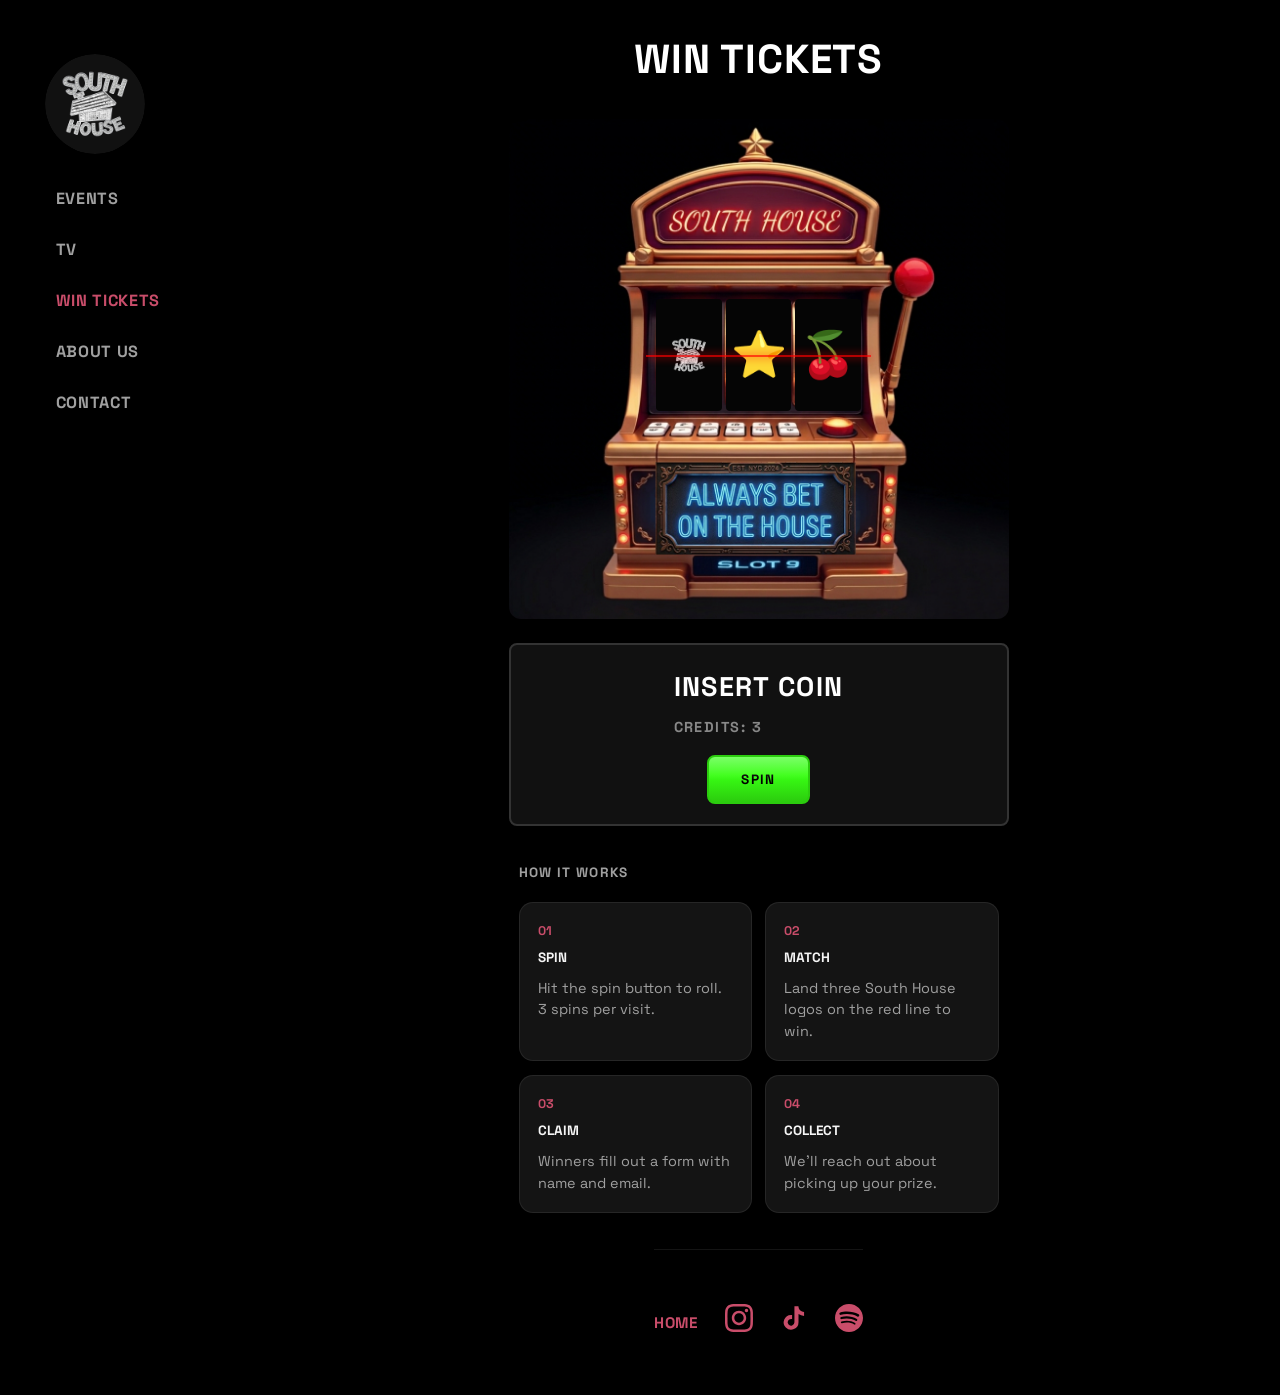
<file: index.html>
<!DOCTYPE html>
<html lang="en">
<head>
  <meta charset="UTF-8">
  <meta name="viewport" content="width=device-width, initial-scale=1.0">
  <title>Win Tickets — South House</title>
  <link rel="preconnect" href="https://fonts.googleapis.com">
  <link rel="preconnect" href="https://fonts.gstatic.com" crossorigin>
  <link href="https://fonts.googleapis.com/css2?family=Space+Grotesk:wght@300..700&display=swap" rel="stylesheet">
  <link rel="stylesheet" href="styles.css">
  <style>
    /* ── Slots-specific overrides ────────────────────────────────────────── */
    .slots-page { }
    .slots-main { flex: 1; min-width: 0; padding: 0 1rem; }
    .page__hero-title {
      font-family: 'Space Grotesk', sans-serif;
      font-size: clamp(1.5rem, 5vw, 2.25rem);
      font-weight: 800;
      color: #fff;
      text-align: center;
      margin: 0 0 1.5rem;
      letter-spacing: 0.02em;
      text-transform: uppercase;
    }
    .slot-machine-wrapper { max-width: 560px; margin: 0 auto; display: flex; flex-direction: column; align-items: center; }
    .slot-machine { position: relative; width: 100%; max-width: 500px; margin-bottom: 24px; }
    .slot-machine__bg { width: 100%; display: block; border-radius: 12px; }
    .slot-machine__reels-container { position: absolute; top: 36%; left: 29.5%; width: 41%; height: 22.5%; z-index: 10; }
    .slot-machine__reels { display: flex; justify-content: space-between; width: 100%; height: 100%; margin: 0; gap: 2%; }
    .slot-machine__reel { flex: 1; height: 100%; background: #050505; overflow: hidden; position: relative; border-radius: 4px; }
    .slot-machine__reel-inner { display: flex; flex-direction: column; align-items: center; height: 100%; width: 100%; }
    .slot-machine__symbol { width: 100%; height: 100%; display: flex; align-items: center; justify-content: center; font-family: inherit; font-weight: 900; font-size: clamp(1.5rem, 5vw, 2.5rem); color: #fff; flex-shrink: 0; }
    .slot-machine__payline { position: absolute; top: 50%; left: -5%; width: 110%; height: 2px; background: rgba(255, 0, 0, 0.7); box-shadow: 0 0 8px red; z-index: 20; pointer-events: none; }
    .slot-machine__controls-external { display: flex; flex-direction: column; align-items: center; gap: 16px; background: #111; border: 2px solid #333; padding: 20px 40px; border-radius: 8px; width: 100%; max-width: 500px; }
    .slot-machine__result { font-weight: 900; font-size: 1.5rem; text-transform: uppercase; letter-spacing: 0.05em; min-height: 28px; font-family: inherit; color: #fff; }
    .slot-machine__result--win  { color: #39ff14; }
    .slot-machine__result--lose { color: #888; }
    .slot-machine__spins { font-weight: 700; font-size: 0.8rem; text-transform: uppercase; letter-spacing: 0.1em; color: #888; margin-top: 8px; }
    .btn--glossy {
      display: inline-flex; align-items: center; justify-content: center; font-family: inherit; font-weight: 800; font-size: 0.75rem; text-transform: uppercase; letter-spacing: 0.1em; padding: 14px 32px; border: 2px solid #2bcc0e; cursor: pointer;
      background: linear-gradient(180deg, #4dff33 0%, #39ff14 40%, #2bcc0e 100%); color: #000; position: relative; overflow: hidden; transition: all 0.25s; border-radius: 8px;
    }
    .btn--glossy::before { content: ''; position: absolute; top: 0; left: 0; right: 0; height: 50%; background: linear-gradient(180deg, rgba(255,255,255,0.25), transparent); pointer-events: none; }
    .btn--glossy:hover:not(:disabled) { background: linear-gradient(180deg, #5fff44 0%, #42ff22 40%, #33dd15 100%); border-color: #33dd15; }
    .btn--glossy:disabled { opacity: 0.4; cursor: not-allowed; }
    .how-it-works { margin-top: 2rem; max-width: 480px; width: 100%; }
    .how-it-works__title { font-family: inherit; font-size: 0.75rem; font-weight: 700; color: var(--text-muted); letter-spacing: 0.1em; margin: 0 0 1rem; }
    .how-it-works__steps { display: grid; grid-template-columns: repeat(2, 1fr); gap: 0.75rem; }
    .how-it-works__step { background: var(--card); border: 1px solid var(--border); border-radius: var(--radius); padding: 1rem; }
    .how-it-works__step-num { font-family: inherit; font-size: 0.7rem; font-weight: 800; color: var(--accent); margin-bottom: 0.35rem; }
    .how-it-works__step-label { font-family: inherit; font-size: 0.75rem; font-weight: 800; color: var(--text); margin-bottom: 0.5rem; }
    .how-it-works__step-desc { font-size: 0.8rem; color: var(--text-muted); line-height: 1.5; }
    .modal-backdrop { display: none; position: fixed; inset: 0; background: rgba(0,0,0,0.85); z-index: 1000; align-items: center; justify-content: center; }
    .modal-backdrop.open { display: flex; }
    .retro-modal { background: #111; border: 1px solid #333; border-radius: var(--radius); padding: 2.5rem 2rem; max-width: 400px; width: 90%; text-align: center; }
    .modal__title { font-family: inherit; font-size: 1.5rem; font-weight: 800; color: #4ade80; margin: 0 0 0.75rem; }
    .modal__subtitle { font-size: 0.95rem; color: var(--text-muted); margin: 0 0 1.5rem; line-height: 1.5; }
    .modal__form { display: flex; flex-direction: column; gap: 1rem; }
    .modal__form input { width: 100%; padding: 1rem; font-family: inherit; font-size: 1rem; color: var(--text); background: #0a0a0a; border: 1px solid #333; border-radius: 8px; letter-spacing: 0.02em; }
    .modal__form input:focus { outline: none; border-color: var(--accent); }
    .modal__close { display: block; margin: 1.5rem auto 0; background: none; border: none; color: var(--text-muted); font-family: inherit; font-size: 0.9rem; font-weight: 700; cursor: pointer; letter-spacing: 0.05em; }
  </style>
</head>
<body>

  <!-- MOBILE HEADER + DROPDOWN -->
  <header class="mobile-nav-header">
    <a href="index.html" class="mobile-logo-link">
      <img src="assets/sh-logo-diamond.png" alt="South House" class="mobile-logo">
    </a>
    <button class="menu-toggle" onclick="toggleMenu()">Menu</button>
  </header>

  <nav class="mobile-dropdown" id="mobileDropdown">
    <a href="events.html#tickets">EVENTS</a>
    <a href="https://www.youtube.com/@SouthernYankeeNYC" target="_blank" rel="noopener">TV</a>
    <a href="index.html" class="active">WIN TICKETS</a>
    <a href="about.html">ABOUT US</a>
    <a href="mailto:southyanks@gmail.com">CONTACT</a>
  </nav>

  <div class="layout slots-page">
    <aside class="sidebar">
      <header class="logo-header">
        <a href="index.html" class="logo-spin-link" aria-label="South House">
          <span class="logo-face logo-front"><img src="assets/sh-logo-diamond.png" alt="" class="avatar" width="100" height="100" loading="lazy"></span>
        </a>
      </header>
      <nav class="side-nav">
        <a href="events.html#tickets">EVENTS</a>
        <a href="https://www.youtube.com/@SouthernYankeeNYC" target="_blank" rel="noopener">TV</a>
        <a href="index.html" style="color:var(--accent)">WIN TICKETS</a>
        <a href="about.html">ABOUT US</a>
        <a href="mailto:southyanks@gmail.com">CONTACT</a>
      </nav>
    </aside>

    <div class="slots-main">
      <h1 class="page__hero-title">WIN TICKETS</h1>
      <div class="slot-machine-wrapper">
        <div class="slot-machine">
          <img src="assets/slot-machine.png" alt="South House Slots" class="slot-machine__bg">
          <div class="slot-machine__reels-container">
            <div class="slot-machine__reels">
              <div class="slot-machine__reel" id="reel1"><div class="slot-machine__reel-inner"><div class="slot-machine__symbol"><img src="assets/sh-logo-diamond.png" class="reel-logo" alt="SH"></div></div></div>
              <div class="slot-machine__reel" id="reel2"><div class="slot-machine__reel-inner"><div class="slot-machine__symbol">⭐</div></div></div>
              <div class="slot-machine__reel" id="reel3"><div class="slot-machine__reel-inner"><div class="slot-machine__symbol">🍒</div></div></div>
            </div>
            <div class="slot-machine__payline"></div>
          </div>
        </div>
        <div class="slot-machine__controls-external">
          <div class="slot-machine__screen-external">
            <div class="slot-machine__result" id="result">INSERT COIN</div>
            <div class="slot-machine__spins" id="spinsLeft">CREDITS: 3</div>
          </div>
          <button class="btn--glossy" id="spinBtn" onclick="spin()">SPIN</button>
        </div>
        <div class="how-it-works">
          <h2 class="how-it-works__title">HOW IT WORKS</h2>
          <div class="how-it-works__steps">
            <div class="how-it-works__step"><div class="how-it-works__step-num">01</div><div class="how-it-works__step-label">SPIN</div><div class="how-it-works__step-desc">Hit the spin button to roll. 3 spins per visit.</div></div>
            <div class="how-it-works__step"><div class="how-it-works__step-num">02</div><div class="how-it-works__step-label">MATCH</div><div class="how-it-works__step-desc">Land three South House logos on the red line to win.</div></div>
            <div class="how-it-works__step"><div class="how-it-works__step-num">03</div><div class="how-it-works__step-label">CLAIM</div><div class="how-it-works__step-desc">Winners fill out a form with name and email.</div></div>
            <div class="how-it-works__step"><div class="how-it-works__step-num">04</div><div class="how-it-works__step-label">COLLECT</div><div class="how-it-works__step-desc">We'll reach out about picking up your prize.</div></div>
          </div>
        </div>
      <footer class="about">
        <div class="footer-logos">
          <a href="index.html" class="footer-logo" aria-label="Home" style="color: var(--accent)"><span style="font-family: inherit; font-size: 0.85rem; font-weight: 800; letter-spacing: 0.05em;">HOME</span></a>
          <a href="https://www.instagram.com/southhousenyc/?hl=en" class="footer-logo" target="_blank" rel="noopener" aria-label="Instagram"><svg viewBox="0 0 24 24" fill="currentColor" width="28" height="28"><path d="M12 2.163c3.204 0 3.584.012 4.85.07 3.252.148 4.771 1.691 4.919 4.919.058 1.265.069 1.645.069 4.849 0 3.205-.012 3.584-.069 4.849-.149 3.225-1.664 4.771-4.919 4.919-1.266.058-1.644.07-4.85.07-3.204 0-3.584-.012-4.849-.07-3.26-.149-4.771-1.699-4.919-4.92-.058-1.265-.07-1.644-.07-4.849 0-3.204.013-3.583.07-4.849.149-3.227 1.664-4.771 4.919-4.919 1.266-.057 1.645-.069 4.849-.069zm0-2.163c-3.259 0-3.667.014-4.947.072-4.358.2-6.78 2.618-6.98 6.98-.059 1.281-.073 1.689-.073 4.948 0 3.259.014 3.668.072 4.948.2 4.358 2.618 6.78 6.98 6.98 1.281.058 1.689.072 4.948.072 3.259 0 3.668-.014 4.948-.072 4.354-.2 6.782-2.618 6.979-6.98.059-1.28.073-1.689.073-4.948 0-3.259-.014-3.667-.072-4.947-.196-4.354-2.617-6.78-6.979-6.98-1.281-.059-1.69-.073-4.949-.073zm0 5.838c-3.403 0-6.162 2.759-6.162 6.162s2.759 6.163 6.162 6.163 6.162-2.759 6.162-6.163c0-3.403-2.759-6.162-6.162-6.162zm0 10.162c-2.209 0-4-1.79-4-4 0-2.209 1.791-4 4-4s4 1.791 4 4c0 2.21-1.791 4-4 4zm6.406-11.845c-.796 0-1.441.645-1.441 1.44s.645 1.44 1.441 1.44c.795 0 1.439-.645 1.439-1.44s-.644-1.44-1.439-1.44z"/></svg></a>
          <a href="https://www.tiktok.com/@southhousenyc" class="footer-logo" target="_blank" rel="noopener" aria-label="TikTok"><svg viewBox="0 0 24 24" fill="currentColor" width="28" height="28"><path d="M19.59 6.69a4.83 4.83 0 0 1-3.77-4.25V2h-3.45v13.67a2.89 2.89 0 0 1-5.2 1.74 2.89 2.89 0 0 1 2.31-4.64 2.93 2.93 0 0 1 .88.13V9.4a6.84 6.84 0 0 0-1-.05A6.33 6.33 0 0 0 5 20.1a6.34 6.34 0 0 0 10.86-4.43v-7a8.16 8.16 0 0 0 4.77 1.52v-3.4a4.85 4.85 0 0 1-1-.1z"/></svg></a>
          <a href="https://open.spotify.com/playlist/2k4YPonD9Z8ZdRkotVb87u" class="footer-logo" target="_blank" rel="noopener" aria-label="Spotify"><svg viewBox="0 0 24 24" fill="currentColor" width="28" height="28"><path d="M12 0C5.4 0 0 5.4 0 12s5.4 12 12 12 12-5.4 12-12S18.66 0 12 0zm5.521 17.34c-.24.359-.66.48-1.021.24-2.82-1.74-6.36-2.101-10.561-1.141-.418.122-.779-.179-.899-.539-.12-.421.18-.78.54-.9 4.56-1.021 8.52-.6 11.64 1.32.42.18.479.659.301 1.02zm1.44-3.3c-.301.42-.841.6-1.262.3-3.239-1.98-8.159-2.58-11.939-1.38-.479.12-1.02-.12-1.14-.6-.12-.48.12-1.021.6-1.141C9.6 9.9 15 10.561 18.72 12.84c.361.181.54.78.241 1.2zm.12-3.36C15.24 8.4 8.82 8.16 5.16 9.301c-.6.179-1.2-.181-1.38-.721-.18-.601.18-1.2.72-1.381 4.26-1.26 11.28-1.02 15.721 1.621.539.3.719 1.02.419 1.56-.299.421-1.02.599-1.559.3z"/></svg></a>
        </div>
      </footer>
    </div>
  </div>

  <div class="modal-backdrop" id="winModal">
    <div class="retro-modal" id="winModalInner">
      <h2 class="modal__title">JACKPOT!</h2>
      <p class="modal__subtitle">Enter your info to claim your free South House merch.</p>
      <form class="modal__form" id="claimForm" novalidate>
        <input type="text" name="name" id="claim-name" placeholder="PLAYER NAME" required autocomplete="name">
        <input type="email" name="email" id="claim-email" placeholder="PLAYER EMAIL" required autocomplete="email">
        <button type="submit" class="btn--glossy">CLAIM PRIZE</button>
        <div class="modal__msg" id="claim-msg" role="alert" aria-live="polite"></div>
      </form>
      <button class="modal__close" onclick="closeModal()">[X] CLOSE</button>
    </div>
  </div>

  <script>
    function toggleMenu() {
      const dropdown = document.getElementById('mobileDropdown');
      const toggle = document.querySelector('.menu-toggle');
      dropdown.classList.toggle('open');
      toggle.textContent = dropdown.classList.contains('open') ? 'Close' : 'Menu';
    }
    function closeModal() { document.getElementById('winModal').classList.remove('open'); }
    const WIN_SYMBOL = 'LOGO';
    const SYMBOLS = [WIN_SYMBOL, '⭐', '💎', '🍒', '🔔', '🎰'];
    function renderSymbol(sym) {
      if (sym === WIN_SYMBOL) return '<img src="assets/sh-logo-diamond.png" class="reel-logo" alt="SH" style="width:80%;object-fit:contain;filter:drop-shadow(0 2px 4px rgba(255,255,255,0.5));">';
      return sym;
    }
    let spinsRemaining = 3;
    let isSpinning = false;
    function spin() {
      if (isSpinning || spinsRemaining <= 0) return;
      isSpinning = true;
      spinsRemaining--;
      const resultEl = document.getElementById('result');
      const spinsEl = document.getElementById('spinsLeft');
      const spinBtn = document.getElementById('spinBtn');
      resultEl.textContent = 'SPINNING...';
      spinsEl.textContent = 'CREDITS: ' + spinsRemaining;
      const finals = [SYMBOLS[Math.floor(Math.random() * SYMBOLS.length)], SYMBOLS[Math.floor(Math.random() * SYMBOLS.length)], SYMBOLS[Math.floor(Math.random() * SYMBOLS.length)]];
      const reels = [document.querySelector('#reel1 .slot-machine__reel-inner'), document.querySelector('#reel2 .slot-machine__reel-inner'), document.querySelector('#reel3 .slot-machine__reel-inner')];
      reels.forEach(function(reel, i) {
        animateReel(reel, finals[i], [1500, 2000, 2500][i], function() {
          if (i === 2) {
            const won = finals.every(s => s === WIN_SYMBOL);
            if (won) {
              resultEl.textContent = 'WINNER!!';
              resultEl.className = 'slot-machine__result slot-machine__result--win';
              setTimeout(() => document.getElementById('winModal').classList.add('open'), 600);
            } else {
              resultEl.textContent = spinsRemaining > 0 ? 'TRY AGAIN' : 'GAME OVER';
              resultEl.className = 'slot-machine__result slot-machine__result--lose';
            }
            if (spinsRemaining <= 0) spinBtn.disabled = true;
            isSpinning = false;
          }
        });
      });
    }
    function animateReel(reelInner, finalSymbol, duration, onDone) {
      const numSymbols = 25;
      let html = '';
      for (let i = 0; i < numSymbols; i++) html += '<div class="slot-machine__symbol">' + renderSymbol(SYMBOLS[Math.floor(Math.random() * SYMBOLS.length)]) + '</div>';
      html += '<div class="slot-machine__symbol">' + renderSymbol(finalSymbol) + '</div>';
      reelInner.innerHTML = html;
      reelInner.style.transition = 'none';
      reelInner.style.transform = 'translateY(0)';
      void reelInner.offsetHeight;
      reelInner.style.transition = 'transform ' + duration + 'ms cubic-bezier(0.1, 0.7, 0.1, 1)';
      reelInner.style.transform = 'translateY(-' + (numSymbols * 100) + '%)';
      setTimeout(() => { if (onDone) onDone(); }, duration);
    }
    document.getElementById('claimForm').addEventListener('submit', async function(e) {
      e.preventDefault();
      const msg = document.getElementById('claim-msg');
      const btn = this.querySelector('button[type="submit"]');
      const name = document.getElementById('claim-name').value.trim();
      const email = document.getElementById('claim-email').value.trim();
      if (!name || !email) { msg.textContent = 'Please fill in both fields.'; return; }
      btn.disabled = true; btn.textContent = 'CLAIMING...';
      try {
        await fetch('https://script.google.com/macros/s/AKfycbx4lPtdO5sRImBPwfnjc8dI8SnS2dcSHTxw1yocfUJyFleJ8Kq52XXAyGiWaW3pkHuRgw/exec', {
          method: 'POST', mode: 'no-cors', headers: { 'Content-Type': 'application/json' },
          body: JSON.stringify({ name, email, type: 'Winner' })
        });
        document.getElementById('winModalInner').innerHTML = '<h2 class="modal__title" style="color:#4ade80;">CLAIMED!</h2><p class="modal__subtitle">We\'ll be in touch. Welcome to South House.</p><button class="modal__close" onclick="closeModal()">[X] CLOSE</button>';
      } catch (err) {
        msg.textContent = 'Something went wrong.'; btn.disabled = false; btn.textContent = 'CLAIM PRIZE';
      }
    });
  </script>
</body>
</html>
</file>
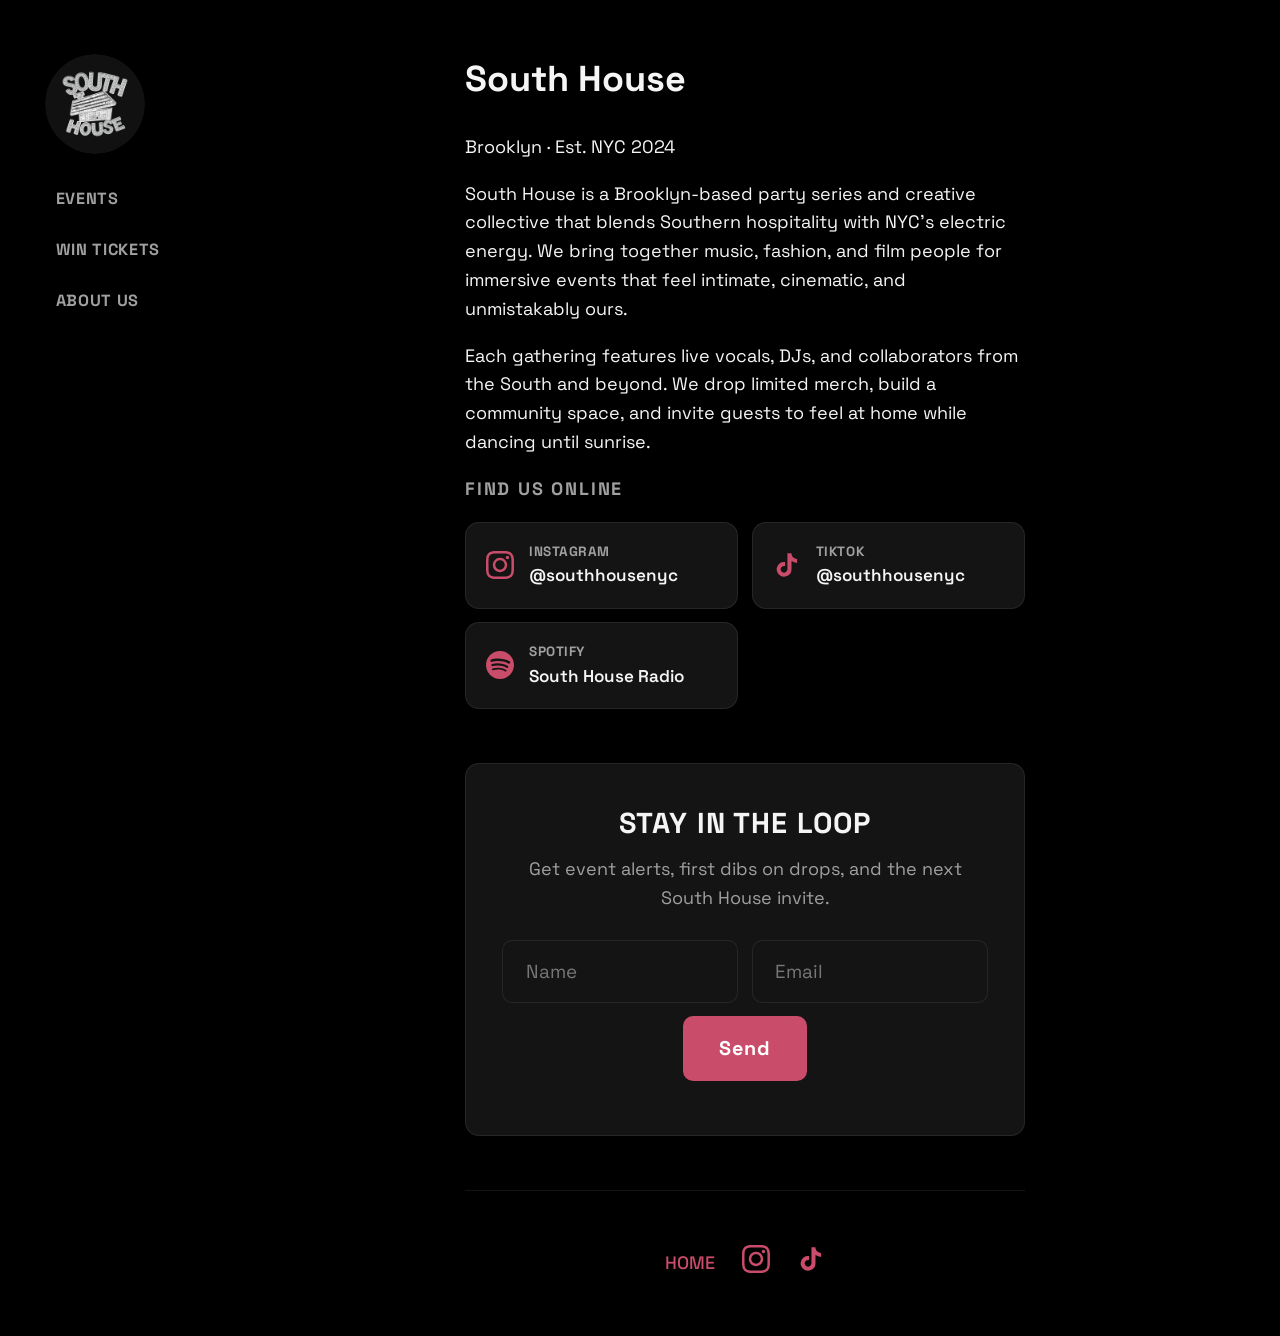
<file: about.html>
<!DOCTYPE html>
<html lang="en">
<head>
  <meta charset="UTF-8" />
  <meta name="viewport" content="width=device-width, initial-scale=1.0" />
  <title>About — South House</title>
  <link rel="stylesheet" href="styles.css" />
  <link rel="preconnect" href="https://fonts.googleapis.com" />
  <link rel="preconnect" href="https://fonts.gstatic.com" crossorigin />
  <link href="https://fonts.googleapis.com/css2?family=Space+Grotesk:wght@300;400;500;600;700&display=swap" rel="stylesheet" />
  <style>
    .about-video-wrap {
      position: fixed;
      inset: 0;
      z-index: -1;
      overflow: hidden;
    }

    .about-bg-video {
      width: 100%;
      height: 100%;
      object-fit: cover;
      opacity: 0.28;
    }

    body {
      min-height: 100vh;
      background: #000;
    }

    .page {
      position: relative;
      z-index: 1;
    }
  </style>
</head>
<body>
  <div class="about-video-wrap">
    <video class="about-bg-video" autoplay muted loop playsinline>
      <source src="entrance-video-web.mp4" type="video/mp4" />
    </video>
  </div>

  <header class="mobile-nav-header">
    <a href="index.html" class="mobile-logo-link">
      <img src="assets/sh-logo-diamond.png" alt="South House" class="mobile-logo" />
    </a>
    <button class="menu-toggle" onclick="toggleMenu()">Menu</button>
  </header>

  <nav class="mobile-dropdown" id="mobileDropdown">
    <a href="events.html#tickets">EVENTS</a>
    <a href="index.html">WIN TICKETS</a>
    <a href="about.html" class="active">ABOUT US</a>
  </nav>

  <div class="layout">
    <aside class="sidebar">
      <!-- ensure video stays behind -->

      <header class="logo-header">
        <a href="index.html" class="logo-spin-link" aria-label="South House">
          <span class="logo-face logo-front">
            <img src="assets/sh-logo-diamond.png" alt="" class="avatar" width="100" height="100" loading="lazy" />
          </span>
        </a>
      </header>
      <nav class="side-nav">
        <a href="events.html#tickets">EVENTS</a>
        <a href="index.html">WIN TICKETS</a>
        <a href="about.html" class="active">ABOUT US</a>
      </nav>
    </aside>

    <main class="main-content">
      <div class="page">
        <div class="about-hero">
          <h1 class="about-hero-title">South House</h1>
          <p class="about-hero-sub">Brooklyn · Est. NYC 2024</p>
        </div>

        <section class="about-copy">
          <p>
            South House is a Brooklyn-based party series and creative collective that blends Southern hospitality with NYC's electric energy. We bring together music, fashion, and film people for immersive events that feel intimate, cinematic, and unmistakably ours.
          </p>
          <p>
            Each gathering features live vocals, DJs, and collaborators from the South and beyond. We drop limited merch, build a community space, and invite guests to feel at home while dancing until sunrise.
          </p>
        </section>

        <section class="ig-section">
          <h2 class="ig-section-title">Find Us Online</h2>
          <div class="social-grid">
            <a class="social-card" href="https://www.instagram.com/southhousenyc/" target="_blank" rel="noopener">
              <span class="social-card__icon" aria-hidden="true">
                <svg viewBox="0 0 24 24" fill="currentColor" width="28" height="28">
                  <path d="M12 2.163c3.204 0 3.584.012 4.85.07 3.252.148 4.771 1.691 4.919 4.919.058 1.265.069 1.645.069 4.849 0 3.205-.012 3.584-.069 4.849-.149 3.225-1.664 4.771-4.919 4.919-1.266.058-1.644.07-4.85.07-3.204 0-3.584-.012-4.849-.07-3.26-.149-4.771-1.699-4.919-4.92-.058-1.265-.07-1.644-.07-4.849 0-3.204.013-3.583.07-4.849.149-3.227 1.664-4.771 4.919-4.919 1.266-.057 1.645-.069 4.849-.069zm0-2.163c-3.259 0-3.667.014-4.947.072-4.358.2-6.78 2.618-6.98 6.98-.059 1.281-.073 1.689-.073 4.948 0 3.259.014 3.668.072 4.948.2 4.358 2.618 6.78 6.98 6.98 1.281.058 1.689.072 4.948.072 3.259 0 3.668-.014 4.948-.072 4.354-.2 6.782-2.618 6.979-6.98.059-1.28.073-1.689.073-4.948 0-3.259-.014-3.667-.072-4.947-.196-4.354-2.617-6.78-6.979-6.98-1.281-.059-1.69-.073-4.949-.073zm0 5.838c-3.403 0-6.162 2.759-6.162 6.162s2.759 6.163 6.162 6.163 6.162-2.759 6.162-6.163c0-3.403-2.759-6.162-6.162-6.162zm0 10.162c-2.209 0-4-1.79-4-4 0-2.209 1.791-4 4-4s4 1.791 4 4c0 2.21-1.791 4-4 4zm6.406-11.845c-.796 0-1.441.645-1.441 1.44s.645 1.44 1.441 1.44c.795 0 1.439-.645 1.439-1.44s-.644-1.44-1.439-1.44z" />
                </svg>
              </span>
              <span>
                <span class="social-card__label">Instagram</span>
                <span class="social-card__handle">@southhousenyc</span>
              </span>
            </a>
            <a class="social-card" href="https://www.tiktok.com/@southhousenyc" target="_blank" rel="noopener">
              <span class="social-card__icon" aria-hidden="true">
                <svg viewBox="0 0 24 24" fill="currentColor" width="28" height="28">
                  <path d="M19.59 6.69a4.83 4.83 0 01-3.77-4.25V2h-3.45v13.67a2.89 2.89 0 01-5.2 1.74 2.89 2.89 0 012.31-4.64 2.93 2.93 0 01.88.13V9.4a6.84 6.84 0 00-1-.05A6.33 6.33 0 005 20.1a6.34 6.34 0 0010.86-4.43v-7a8.16 8.16 0 004.77 1.52v-3.4a4.85 4.85 0 01-1-.1z" />
                </svg>
              </span>
              <span>
                <span class="social-card__label">TikTok</span>
                <span class="social-card__handle">@southhousenyc</span>
              </span>
            </a>
            <a class="social-card" href="https://open.spotify.com/playlist/2k4YPonD9Z8ZdRkotVb87u" target="_blank" rel="noopener">
              <span class="social-card__icon" aria-hidden="true">
                <svg viewBox="0 0 24 24" fill="currentColor" width="28" height="28">
                  <path d="M12 0C5.4 0 0 5.4 0 12s5.4 12 12 12 12-5.4 12-12S18.66 0 12 0zm5.521 17.34c-.24.359-.66.48-1.021.24-2.82-1.74-6.36-2.101-10.561-1.141-.418.122-.779-.179-.899-.539-.12-.421.18-.78.54-.9 4.56-1.021 8.52-.6 11.64 1.32.42.18.479.659.301 1.02zm1.44-3.3c-.301.42-.841.6-1.262.3-3.239-1.98-8.159-2.58-11.939-1.38-.479.12-1.02-.12-1.14-.6-.12-.48.12-1.021.6-1.141C9.6 9.9 15 10.561 18.72 12.84c.361.181.54.78.241 1.2zm.12-3.36C15.24 8.4 8.82 8.16 5.16 9.301c-.6.179-1.2-.181-1.38-.721-.18-.601.18-1.2.72-1.381 4.26-1.26 11.28-1.02 15.721 1.621.539.3.719 1.02.419 1.56-.299.421-1.02.599-1.559.3z" />
                </svg>
              </span>
              <span>
                <span class="social-card__label">Spotify</span>
                <span class="social-card__handle">South House Radio</span>
              </span>
            </a>
          </div>
        </section>

        <section class="about-signup-section">
          <h2 class="about-signup-title">Stay in the Loop</h2>
          <p class="about-signup-text">Get event alerts, first dibs on drops, and the next South House invite.</p>
          <form id="aboutSignupForm" class="about-signup-row">
            <input type="text" name="name" class="signup-input" placeholder="Name" required autocomplete="name" />
            <input type="email" name="email" class="signup-input" placeholder="Email" required autocomplete="email" />
            <button type="submit" class="signup-submit about-signup-btn">Send</button>
          </form>
          <div id="about-signup-msg" role="status" aria-live="polite" style="margin-top:1rem; font-weight:600;"></div>
        </section>

        <footer class="about">
          <div class="footer-logos">
            <a href="index.html" class="footer-logo">HOME</a>
            <a href="https://www.instagram.com/southhousenyc/" class="footer-logo" target="_blank" rel="noopener" aria-label="Instagram">
              <svg viewBox="0 0 24 24" fill="currentColor" width="28" height="28" aria-hidden="true"><path d="M12 2.163c3.204 0 3.584.012 4.85.07 3.252.148 4.771 1.691 4.919 4.919.058 1.265.069 1.645.069 4.849 0 3.205-.012 3.584-.069 4.849-.149 3.225-1.664 4.771-4.919 4.919-1.266.058-1.644.07-4.85.07-3.204 0-3.584-.012-4.849-.07-3.26-.149-4.771-1.699-4.919-4.92-.058-1.265-.07-1.644-.07-4.849 0-3.204.013-3.583.07-4.849.149-3.227 1.664-4.771 4.919-4.919 1.266-.057 1.645-.069 4.849-.069zm0-2.163c-3.259 0-3.667.014-4.947.072-4.358.2-6.78 2.618-6.98 6.98-.059 1.281-.073 1.689-.073 4.948 0 3.259.014 3.668.072 4.948.2 4.358 2.618 6.78 6.98 6.98 1.281.058 1.689.072 4.948.072 3.259 0 3.668-.014 4.948-.072 4.354-.2 6.782-2.618 6.979-6.98.059-1.28.073-1.689.073-4.948 0-3.259-.014-3.667-.072-4.947-.196-4.354-2.617-6.78-6.979-6.98-1.281-.059-1.69-.073-4.949-.073zm0 5.838c-3.403 0-6.162 2.759-6.162 6.162s2.759 6.163 6.162 6.163 6.162-2.759 6.162-6.163c0-3.403-2.759-6.162-6.162-6.162zm0 10.162c-2.209 0-4-1.79-4-4 0-2.209 1.791-4 4-4s4 1.791 4 4c0 2.21-1.791 4-4 4zm6.406-11.845c-.796 0-1.441.645-1.441 1.44s.645 1.44 1.441 1.44c.795 0 1.439-.645 1.439-1.44s-.644-1.44-1.439-1.44z"/></svg>
            </a>
            <a href="https://www.tiktok.com/@southhousenyc" class="footer-logo" target="_blank" rel="noopener" aria-label="TikTok">
              <svg viewBox="0 0 24 24" fill="currentColor" width="28" height="28" aria-hidden="true"><path d="M19.59 6.69a4.83 4.83 0 0 1-3.77-4.25V2h-3.45v13.67a2.89 2.89 0 0 1-5.2 1.74 2.89 2.89 0 0 1 2.31-4.64 2.93 2.93 0 0 1 .88.13V9.4a6.84 6.84 0 0 0-1-.05A6.33 6.33 0 0 0 5 20.1a6.34 6.34 0 0 0 10.86-4.43v-7a8.16 8.16 0 0 0 4.77 1.52v-3.4a4.85 4.85 0 0 1-1-.1z"/></svg>
            </a>
          </div>
        </footer>
      </div>
    </main>
  </div>

  <script>
    function toggleMenu() {
      const dropdown = document.getElementById('mobileDropdown');
      const toggle = document.querySelector('.menu-toggle');
      dropdown.classList.toggle('open');
      toggle.textContent = dropdown.classList.contains('open') ? 'Close' : 'Menu';
    }

    const aboutForm = document.getElementById('aboutSignupForm');
    if (aboutForm) {
      aboutForm.addEventListener('submit', (event) => {
        event.preventDefault();
        const msg = document.getElementById('about-signup-msg');
        const submitBtn = aboutForm.querySelector('button[type="submit"]');
        const payload = {
          name: aboutForm.name.value.trim(),
          email: aboutForm.email.value.trim(),
          type: 'Newsletter'
        };

        if (!payload.name || !payload.email) {
          msg.textContent = 'Please fill in both name and email.';
          msg.style.color = '#e06b88';
          return;
        }

        submitBtn.disabled = true;
        submitBtn.textContent = 'Sending...';

        fetch('https://script.google.com/macros/s/AKfycbx4lPtdO5sRImBPwfnjc8dI8SnS2dcSHTxw1yocfUJyFleJ8Kq52XXAyGiWaW3pkHuRgw/exec', {
          method: 'POST',
          headers: { 'Content-Type': 'application/json' },
          body: JSON.stringify(payload)
        })
          .then((res) => res.text())
          .then(() => {
            msg.textContent = "You're on the list!";
            msg.style.color = '#4ade80';
            aboutForm.reset();
            submitBtn.textContent = 'Sent';
            setTimeout(() => {
              submitBtn.disabled = false;
              submitBtn.textContent = 'Send';
            }, 1600);
          })
          .catch(() => {
            msg.textContent = 'Try again soon.';
            msg.style.color = '#e06b88';
            submitBtn.disabled = false;
            submitBtn.textContent = 'Send';
          });
      });
    }

  </script>
</body>
</html>
</file>
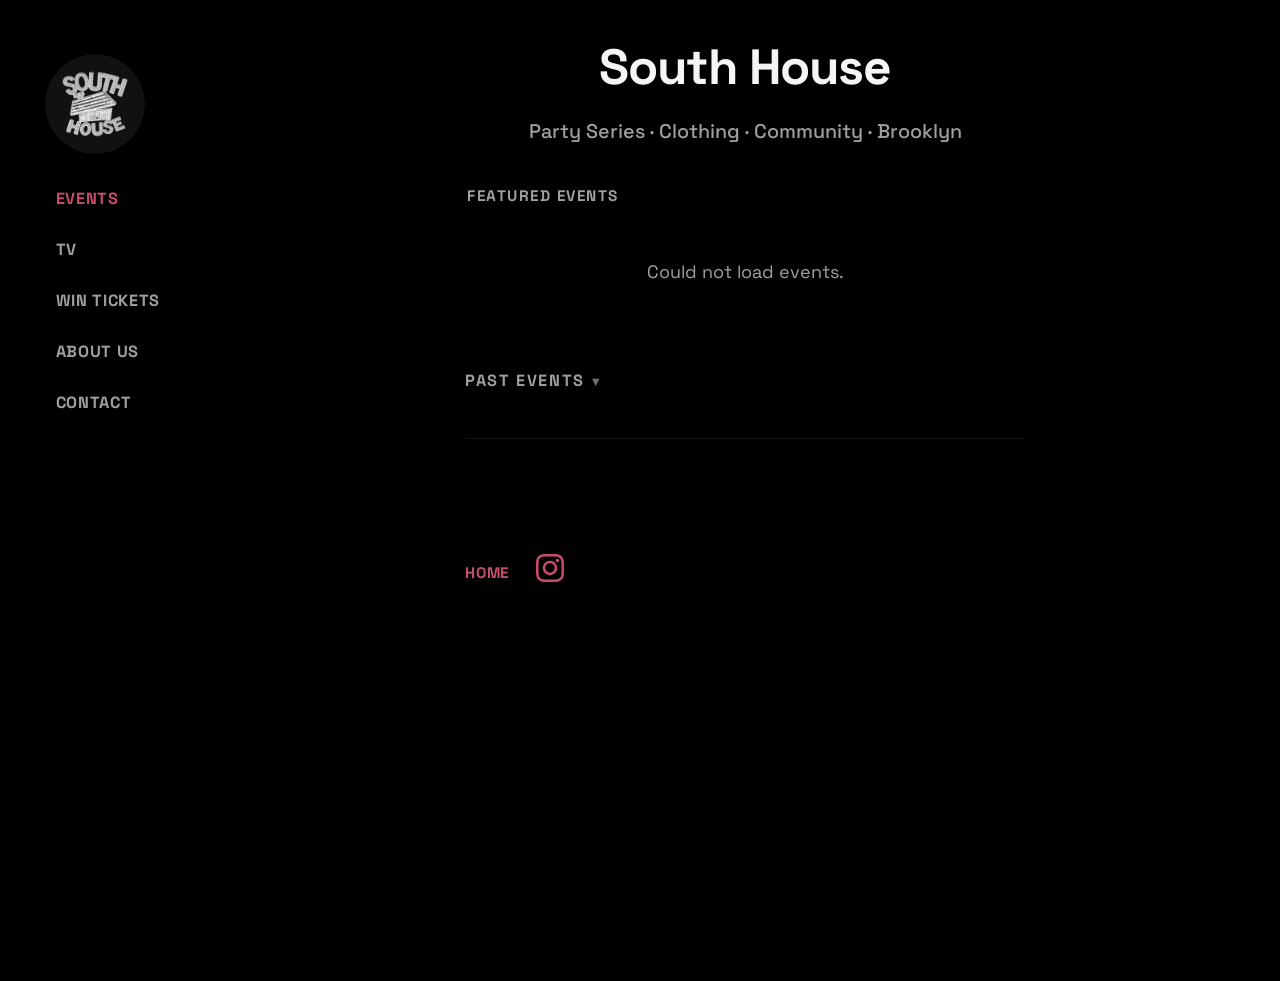
<file: events.html>
<!DOCTYPE html>
<html lang="en">
<head>
  <meta charset="UTF-8">
  <meta name="viewport" content="width=device-width, initial-scale=1.0">
  <title>Events — South House</title>
  <link rel="stylesheet" href="styles.css">
  <link rel="preconnect" href="https://fonts.googleapis.com">
  <link rel="preconnect" href="https://fonts.gstatic.com" crossorigin>
  <link href="https://fonts.googleapis.com/css2?family=Space+Grotesk:wght@300..700&display=swap" rel="stylesheet">
</head>
<body>

  <!-- MOBILE HEADER + DROPDOWN -->
  <header class="mobile-nav-header">
    <a href="index.html" class="mobile-logo-link">
      <img src="assets/sh-logo-diamond.png" alt="South House" class="mobile-logo">
    </a>
    <button class="menu-toggle" onclick="toggleMenu()">Menu</button>
  </header>

  <nav class="mobile-dropdown" id="mobileDropdown">
    <a href="events.html#tickets" class="active">EVENTS</a>
    <a href="https://www.youtube.com/@SouthernYankeeNYC" target="_blank" rel="noopener">TV</a>
    <a href="index.html">WIN TICKETS</a>
    <a href="about.html">ABOUT US</a>
    <a href="mailto:southyanks@gmail.com">CONTACT</a>
  </nav>

  <div class="layout">

    <!-- SIDEBAR (desktop) -->
    <aside class="sidebar">
      <header class="logo-header">
        <a href="index.html" class="logo-spin-link" aria-label="South House">
          <span class="logo-face logo-front"><img src="assets/sh-logo-diamond.png" alt="" class="avatar" width="100" height="100" loading="lazy"></span>
        </a>
      </header>
      <nav class="side-nav">
        <a href="events.html#tickets" style="color:var(--accent)">EVENTS</a>
        <a href="https://www.youtube.com/@SouthernYankeeNYC" target="_blank" rel="noopener">TV</a>
        <a href="index.html">WIN TICKETS</a>
        <a href="about.html">ABOUT US</a>
        <a href="mailto:southyanks@gmail.com">CONTACT</a>
      </nav>
    </aside>

    <!-- MAIN CONTENT -->
    <div class="main-content">
      <h1 class="title">South House</h1>
      <main class="page">
        <header class="profile">
          <p class="tagline">Party Series · Clothing · Community · Brooklyn</p>
        </header>

        <!-- Zone 1: Featured Events (CMS-driven) -->
        <section class="section" id="tickets">
          <h2 class="section-title">Featured Events</h2>
          <div id="featured-events-zone">
            <div class="event-card--loading">Loading events...</div>
          </div>
        </section>

        <!-- Zone 2: Past Events Archive (CMS-driven) -->
        <section class="section">
          <details class="past-events-dropdown">
            <summary class="past-events-summary">Past Events</summary>
            <div class="past-events-content" id="archived-events-zone">
              <div class="event-card--loading">Loading archive...</div>
            </div>
          </details>
        </section>

        <footer class="about" id="about">
          <div class="footer-logos">
            <a href="index.html" class="footer-logo" aria-label="Home">
              <span style="font-family: inherit; font-size: 0.85rem; font-weight: 800; letter-spacing: 0.05em;">HOME</span>
            </a>
            <a href="https://www.instagram.com/southhousenyc/?hl=en" class="footer-logo" target="_blank" rel="noopener" aria-label="Instagram @southhousenyc">
              <svg viewBox="0 0 24 24" fill="currentColor" width="28" height="28" aria-hidden="true"><path d="M12 2.163c3.204 0 3.584.012 4.85.07 3.252.148 4.771 1.691 4.919 4.919.058 1.265.069 1.645.069 4.849 0 3.205-.012 3.584-.069 4.849-.149 3.225-1.664 4.771-4.919 4.919-1.266.058-1.644.07-4.85.07-3.204 0-3.584-.012-4.849-.07-3.26-.149-4.771-1.699-4.919-4.92-.058-1.265-.07-1.644-.07-4.849 0-3.204.013-3.583.07-4.849.149-3.227 1.664-4.771 4.919-4.919 1.266-.057 1.645-.069 4.849-.069zm0-2.163c-3.259 0-3.667.014-4.947.072-4.358.2-6.78 2.618-6.98 6.98-.059 1.281-.073 1.689-.073 4.948 0 3.259.014 3.668.072 4.948.2 4.358 2.618 6.78 6.98 6.98 1.281.058 1.689.072 4.948.072 3.259 0 3.668-.014 4.948-.072 4.354-.2 6.782-2.618 6.979-6.98.059-1.28.073-1.689.073-4.948 0-3.259-.014-3.667-.072-4.947-.196-4.354-2.617-6.78-6.979-6.98-1.281-.059-1.69-.073-4.949-.073zm0 5.838c-3.403 0-6.162 2.759-6.162 6.162s2.759 6.163 6.162 6.163 6.162-2.759 6.162-6.163c0-3.403-2.759-6.162-6.162-6.162zm0 10.162c-2.209 0-4-1.79-4-4 0-2.209 1.791-4 4-4s4 1.791 4 4c0 2.21-1.791 4-4 4zm6.406-11.845c-.796 0-1.441.645-1.441 1.44s.645 1.44 1.441 1.44c.795 0 1.439-.645 1.439-1.44s-.644-1.44-1.439-1.44z\"/></svg>
            </a>
            <a href=\"https://www.tiktok.com/@southhousenyc\" class=\"footer-logo\" target=\"_blank\" rel=\"noopener\" aria-label=\"TikTok @southhousenyc\">
              <svg viewBox=\"0 0 24 24\" fill=\"currentColor\" width=\"28\" height=\"28\" aria-hidden=\"true\"><path d=\"M19.59 6.69a4.83 4.83 0 0 1-3.77-4.25V2h-3.45v13.67a2.89 2.89 0 0 1-5.2 1.74 2.89 2.89 0 0 1 2.31-4.64 2.93 2.93 0 0 1 .88.13V9.4a6.84 6.84 0 0 0-1-.05A6.33 6.33 0 0 0 5 20.1a6.34 6.34 0 0 0 10.86-4.43v-7a8.16 8.16 0 0 0 4.77 1.52v-3.4a4.85 4.85 0 0 1-1-.1z\"/></svg>
            </a>
            <a href=\"https://open.spotify.com/playlist/2k4YPonD9Z8ZdRkotVb87u\" class=\"footer-logo\" target=\"_blank\" rel=\"noopener\" aria-label=\"South House Radio on Spotify\">
              <svg viewBox=\"0 0 24 24\" fill=\"currentColor\" width=\"28\" height=\"28\" aria-hidden=\"true\"><path d=\"M12 0C5.4 0 0 5.4 0 12s5.4 12 12 12 12-5.4 12-12S18.66 0 12 0zm5.521 17.34c-.24.359-.66.48-1.021.24-2.82-1.74-6.36-2.101-10.561-1.141-.418.122-.779-.179-.899-.539-.12-.421.18-.78.54-.9 4.56-1.021 8.52-.6 11.64 1.32.42.18.479.659.301 1.02zm1.44-3.3c-.301.42-.841.6-1.262.3-3.239-1.98-8.159-2.58-11.939-1.38-.479.12-1.02-.12-1.14-.6-.12-.48.12-1.021.6-1.141C9.6 9.9 15 10.561 18.72 12.84c.361.181.54.78.241 1.2zm.12-3.36C15.24 8.4 8.82 8.16 5.16 9.301c-.6.179-1.2-.181-1.38-.721-.18-.601.18-1.2.72-1.381 4.26-1.26 11.28-1.02 15.721 1.621.539.3.719 1.02.419 1.56-.299.421-1.02.599-1.559.3z\"/></svg>
            </a>
          </div>
        </footer>
      </main>
    </div>
  </div>

  <script>
    function toggleMenu() {
      const dropdown = document.getElementById('mobileDropdown');
      const toggle = document.querySelector('.menu-toggle');
      dropdown.classList.toggle('open');
      toggle.textContent = dropdown.classList.contains('open') ? 'Close' : 'Menu';
    }
  </script>
  <script src="config.js"></script>
  <script src="events.js"></script>
</body>
</html>
</file>
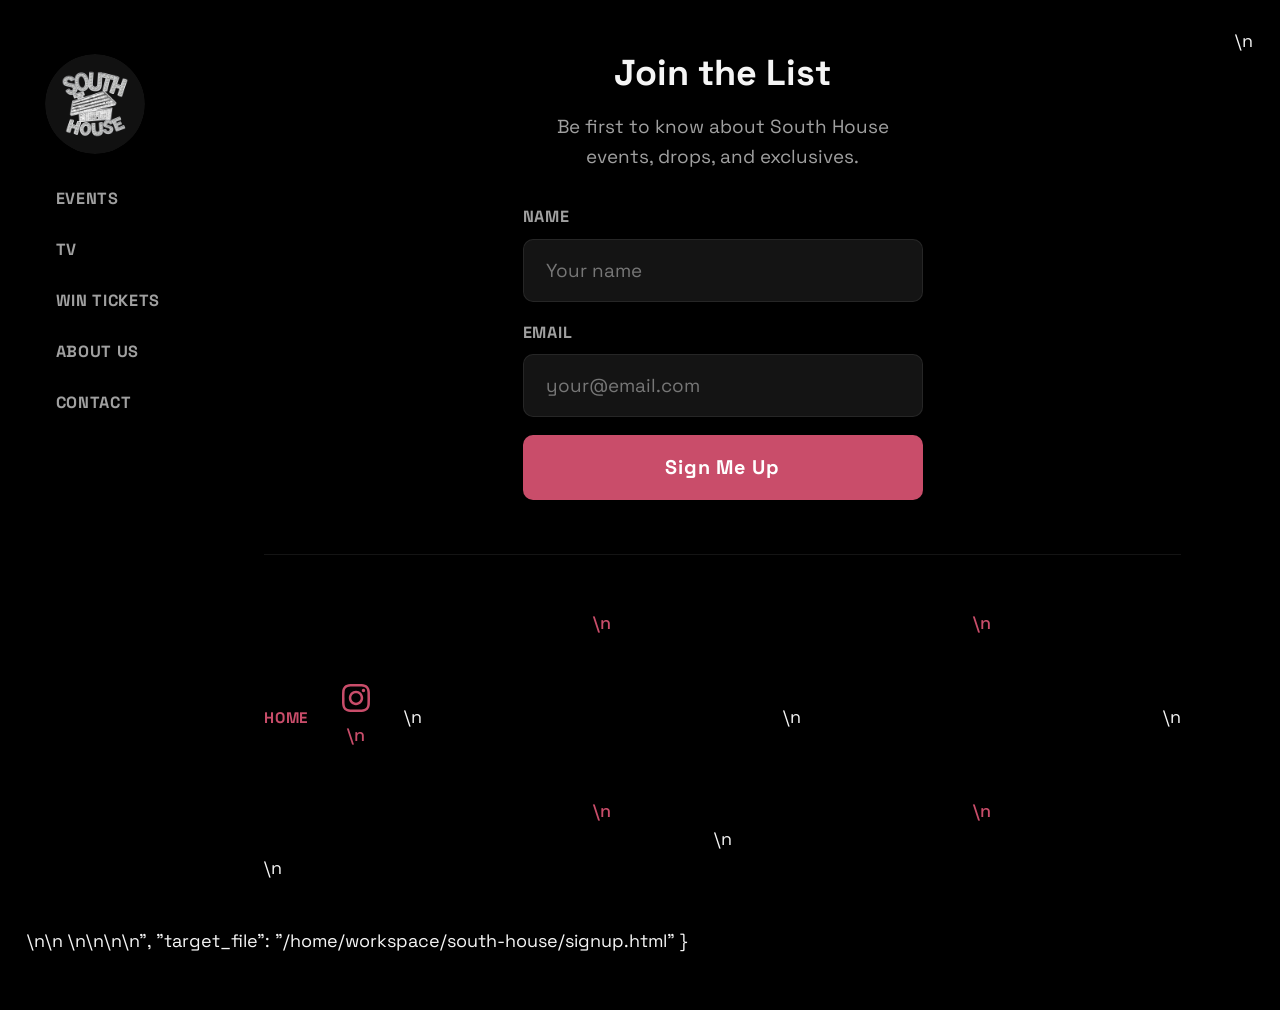
<file: signup.html>
<!DOCTYPE html>
<html lang="en">
<head>
  <meta charset="UTF-8">
  <meta name="viewport" content="width=device-width, initial-scale=1.0">
  <title>Join the List — South House</title>
  <link rel="stylesheet" href="styles.css">
  <link rel="preconnect" href="https://fonts.googleapis.com">
  <link rel="preconnect" href="https://fonts.gstatic.com" crossorigin>
  <link href="https://fonts.googleapis.com/css2?family=Space+Grotesk:wght@300..700&display=swap" rel="stylesheet">
</head>
<body>

  <!-- MOBILE HEADER + DROPDOWN -->
  <header class="mobile-nav-header">
    <a href="index.html" class="mobile-logo-link">
      <img src="assets/sh-logo-diamond.png" alt="South House" class="mobile-logo">
    </a>
    <button class="menu-toggle" onclick="toggleMenu()">Menu</button>
  </header>

  <nav class="mobile-dropdown" id="mobileDropdown">
    <a href="events.html#tickets">EVENTS</a>
    <a href="https://www.youtube.com/@SouthernYankeeNYC" target="_blank" rel="noopener">TV</a>
    <a href="index.html">WIN TICKETS</a>
    <a href="about.html">ABOUT US</a>
    <a href="mailto:southyanks@gmail.com">CONTACT</a>
  </nav>

  <div class="layout">

    <!-- SIDEBAR (desktop) -->
    <aside class="sidebar">
      <header class="logo-header">
        <a href="index.html" class="logo-spin-link" aria-label="South House">
          <span class="logo-face logo-front"><img src="assets/sh-logo-diamond.png" alt="" class="avatar" width="100" height="100" loading="lazy"></span>
        </a>
      </header>
      <nav class="side-nav">
        <a href="events.html#tickets">EVENTS</a>
        <a href="https://www.youtube.com/@SouthernYankeeNYC" target="_blank" rel="noopener">TV</a>
        <a href="index.html">WIN TICKETS</a>
        <a href="about.html">ABOUT US</a>
        <a href="mailto:southyanks@gmail.com">CONTACT</a>
      </nav>
    </aside>

    <!-- MAIN CONTENT -->
    <div class="main-content">
      <div class="signup-wrap">
        <h1 class="signup-title">Join the List</h1>
        <p class="signup-text">Be first to know about South House events, drops, and exclusives.</p>

        <form class="signup-form" id="signupForm" novalidate>
          <label class="signup-label" for="name">Name</label>
          <input class="signup-input" type="text" id="name" name="name" placeholder="Your name" required autocomplete="name">

          <label class="signup-label" for="email">Email</label>
          <input class="signup-input" type="email" id="email" name="email" placeholder="your@email.com" required autocomplete="email">

          <button class="signup-submit" type="submit">Sign Me Up</button>
        </form>

        <div id="signup-msg" role="alert" aria-live="polite" style="margin-top: 1.25rem; font-size: 1rem; font-weight: 700; text-align: center;"></div>
      </div>

      <footer class="about" style="margin-top: 3rem; padding-top: 1.5rem; border-top: 1px solid var(--border); text-align: center;">
        <div class="footer-logos">
          <a href="index.html" class="footer-logo" aria-label="Home">
            <span style="font-family: inherit; font-size: 0.85rem; font-weight: 800; letter-spacing: 0.05em;">HOME</span>
          </a>
          <a href="https://www.instagram.com/southhousenyc/?hl=en" class="footer-logo" target="_blank" rel="noopener" aria-label="Instagram @southhousenyc">
            <svg viewBox="0 0 24 24" fill="currentColor" width="28" height="28" aria-hidden="true"><path d="M12 2.163c3.204 0 3.584.012 4.85.07 3.252.148 4.771 1.691 4.919 4.919.058 1.265.069 1.645.069 4.849 0 3.205-.012 3.584-.069 4.849-.149 3.225-1.664 4.771-4.919 4.919-1.266.058-1.644.07-4.85.07-3.204 0-3.584-.012-4.849-.07-3.26-.149-4.771-1.699-4.919-4.92-.058-1.265-.07-1.644-.07-4.849 0-3.204.013-3.583.07-4.849.149-3.227 1.664-4.771 4.919-4.919 1.266-.057 1.645-.069 4.849-.069zm0-2.163c-3.259 0-3.667.014-4.947.072-4.358.2-6.78 2.618-6.98 6.98-.059 1.281-.073 1.689-.073 4.948 0 3.259.014 3.668.072 4.948.2 4.358 2.618 6.78 6.98 6.98 1.281.058 1.689.072 4.948.072 3.259 0 3.668-.014 4.948-.072 4.354-.2 6.782-2.618 6.979-6.98.059-1.28.073-1.689.073-4.948 0-3.259-.014-3.667-.072-4.947-.196-4.354-2.617-6.78-6.979-6.98-1.281-.059-1.69-.073-4.949-.073zm0 5.838c-3.403 0-6.162 2.759-6.162 6.162s2.759 6.163 6.162 6.163 6.162-2.759 6.162-6.163c0-3.403-2.759-6.162-6.162-6.162zm0 10.162c-2.209 0-4-1.79-4-4 0-2.209 1.791-4 4-4s4 1.791 4 4c0 2.21-1.791 4-4 4zm6.406-11.845c-.796 0-1.441.645-1.441 1.44s.645 1.44 1.441 1.44c.795 0 1.439-.645 1.439-1.44s-.644-1.44-1.439-1.44z\"/></svg>\n          </a>\n          <a href=\"https://www.tiktok.com/@southhousenyc\" class=\"footer-logo\" target=\"_blank\" rel=\"noopener\" aria-label=\"TikTok @southhousenyc\">\n            <svg viewBox=\"0 0 24 24\" fill=\"currentColor\" width=\"28\" height=\"28\" aria-hidden=\"true\"><path d=\"M19.59 6.69a4.83 4.83 0 0 1-3.77-4.25V2h-3.45v13.67a2.89 2.89 0 0 1-5.2 1.74 2.89 2.89 0 0 1 2.31-4.64 2.93 2.93 0 0 1 .88.13V9.4a6.84 6.84 0 0 0-1-.05A6.33 6.33 0 0 0 5 20.1a6.34 6.34 0 0 0 10.86-4.43v-7a8.16 8.16 0 0 0 4.77 1.52v-3.4a4.85 4.85 0 0 1-1-.1z\"/></svg>\n          </a>\n          <a href=\"https://open.spotify.com/playlist/2k4YPonD9Z8ZdRkotVb87u\" class=\"footer-logo\" target=\"_blank\" rel=\"noopener\" aria-label=\"South House Radio on Spotify\">\n            <svg viewBox=\"0 0 24 24\" fill=\"currentColor\" width=\"28\" height=\"28\" aria-hidden=\"true\"><path d=\"M12 0C5.4 0 0 5.4 0 12s5.4 12 12 12 12-5.4 12-12S18.66 0 12 0zm5.521 17.34c-.24.359-.66.48-1.021.24-2.82-1.74-6.36-2.101-10.561-1.141-.418.122-.779-.179-.899-.539-.12-.421.18-.78.54-.9 4.56-1.021 8.52-.6 11.64 1.32.42.18.479.659.301 1.02zm1.44-3.3c-.301.42-.841.6-1.262.3-3.239-1.98-8.159-2.58-11.939-1.38-.479.12-1.02-.12-1.14-.6-.12-.48.12-1.021.6-1.141C9.6 9.9 15 10.561 18.72 12.84c.361.181.54.78.241 1.2zm.12-3.36C15.24 8.4 8.82 8.16 5.16 9.301c-.6.179-1.2-.181-1.38-.721-.18-.601.18-1.2.72-1.381 4.26-1.26 11.28-1.02 15.721 1.621.539.3.719 1.02.419 1.56-.299.421-1.02.599-1.559.3z\"/></svg>\n          </a>\n        </div>\n      </footer>\n    </div>\n  </div>\n\n  <script>\n    function toggleMenu() {\n      const dropdown = document.getElementById('mobileDropdown');\n      const toggle = document.querySelector('.menu-toggle');\n      dropdown.classList.toggle('open');\n      toggle.textContent = dropdown.classList.contains('open') ? 'Close' : 'Menu';\n    }\n\n    document.getElementById('signupForm').addEventListener('submit', async function(e) {\n      e.preventDefault();\n      const msg = document.getElementById('signup-msg');\n      const btn = this.querySelector('button[type=\"submit\"]');\n      const name = document.getElementById('name').value.trim();\n      const email = document.getElementById('email').value.trim();\n\n      if (!name || !email) {\n        msg.style.color = '#e06b88';\n        msg.textContent = 'Please fill in both fields.';\n        return;\n      }\n\n      btn.disabled = true;\n      btn.textContent = 'Signing up...';\n\n      try {\n        await fetch('https://script.google.com/macros/s/AKfycbx4lPtdO5sRImBPwfnjc8dI8SnS2dcSHTxw1yocfUJyFleJ8Kq52XXAyGiWaW3pkHuRgw/exec', {\n          method: 'POST',\n          mode: 'no-cors',\n          headers: { 'Content-Type': 'application/json' },\n          body: JSON.stringify({ name, email, type: 'Newsletter' })\n        });\n        \n        msg.style.color = '#4ade80';\n        msg.textContent = \"You're on the list! See you at the next one.\";\n        this.reset();\n        btn.textContent = 'Done!';\n      } catch (err) {\n        console.error(err);\n        msg.style.color = '#e06b88';\n        msg.textContent = 'Something went wrong. Please try again.';\n        btn.disabled = false;\n        btn.textContent = 'Sign Me Up';\n      }\n    });\n  </script>\n\n</body>\n</html>\n",
  "target_file": "/home/workspace/south-house/signup.html"
}
</file>
<file: styles.css>
@import url('https://fonts.googleapis.com/css2?family=Space+Grotesk:wght@300..700&display=swap');

/* ============================================================
   SOUTH HOUSE — Global Design System
   ============================================================ */

:root {
  --bg: #000;
  --card: #141414;
  --card-hover: #1e1e1e;
  --text: #f5f5f5;
  --text-muted: #a0a0a0;
  --accent: #c94d6a;
  --accent-hover: #e06b88;
  --border: rgba(255, 255, 255, 0.08);
  --radius: 14px;
  --shadow: 0 2px 12px rgba(0, 0, 0, 0.3);
  --shadow-hover: 0 6px 24px rgba(201, 77, 106, 0.2);

  /* Sidebar dimensions — single source of truth */
  --sidebar-w: 190px;
  --icon-size: 48px;
  --nav-label-size: 0.75rem;

  /* Mobile bottom bar height */
  --mobile-bar-h: 70px;
}

* { box-sizing: border-box; }

html {
  font-size: 18px;
  -webkit-font-smoothing: antialiased;
}

body {
  margin: 0;
  min-height: 100vh;
  font-family: 'Space Grotesk', sans-serif;
  background: var(--bg);
  color: var(--text);
  line-height: 1.6;
  /* Mobile: no left padding (sidebar is at bottom) */
  padding: 1.5rem 1rem calc(var(--mobile-bar-h) + 1.5rem);
}

/* ============================================================
   LAYOUT — Desktop: sidebar left | Mobile: bottom bar
   ============================================================ */

.layout {
  display: flex;
  gap: 0;
  max-width: none;
}

/* ── Sidebar (desktop only) ── */
.sidebar {
  display: none;            /* hidden on mobile */
  flex-shrink: 0;
  width: var(--sidebar-w);
  padding: 1.5rem 0 2rem 1rem;
  position: sticky;
  top: 0;
  height: 100vh;
  overflow-y: auto;
  scrollbar-width: none;
}
.sidebar::-webkit-scrollbar { display: none; }

/* ── Main content area ── */
.main-content {
  flex: 1;
  min-width: 0;
  padding: 0 1rem;
}

/* ── Page content max-width ── */
.page {
  max-width: 560px;
  margin: 0 auto;
}

/* ============================================================
   LOGO / SPINNING HEADER
   ============================================================ */

.logo-header {
  margin-bottom: 1.25rem;
}

.logo-header .logo-spin-link {
  display: block;
  width: 100px;
  height: 100px;
  text-decoration: none;
  position: relative;
  border-radius: 50%;
  overflow: hidden;
}

.logo-header .logo-face {
  position: absolute;
  top: 0; left: 0;
  width: 100px;
  height: 100px;
  border-radius: 50%;
  overflow: hidden;
}

.logo-header .logo-front  { z-index: 2; }
.logo-header .logo-back   { display: none; }
.logo-header .logo-face .avatar { display: block; width: 100%; height: 100%; }

/* Animation removed as requested */

/* ============================================================
   SIDEBAR NAV — Desktop (Icons Removed)
   ============================================================ */

.side-nav {
  display: flex;
  flex-direction: column;
  gap: 0.4rem;
  width: 100%;
}

.side-nav a {
  display: block;
  font-family: 'Space Grotesk', sans-serif;
  font-size: 0.9rem;
  font-weight: 700;
  letter-spacing: 0.04em;
  text-transform: uppercase;
  color: var(--text-muted);
  text-decoration: none;
  padding: 0.5rem 0.6rem;
  transition: color 0.2s, transform 0.1s;
}

.side-nav a:hover {
  color: var(--accent);
  transform: translateX(3px);
}

/* Hide the icons globally in navigation */
.side-nav a img,
.mobile-nav a img {
  display: none !important;
}

/* ============================================================
   MOBILE NAV (Dropdown Version)
   ============================================================ */

.mobile-nav-header {
  display: flex;
  position: fixed;
  top: 0;
  left: 0;
  right: 0;
  height: 70px;
  background: rgba(0, 0, 0, 0.85);
  backdrop-filter: blur(12px);
  border-bottom: 1px solid var(--border);
  z-index: 200;
  justify-content: space-between;
  align-items: center;
  padding: 0 1.5rem;
}

.mobile-logo-link {
  display: flex;
  align-items: center;
}

.mobile-logo {
  height: 40px;
  width: 40px;
  border-radius: 50%;
  object-fit: contain;
  background: #111;
}

.menu-toggle {
  background: none;
  border: none;
  color: #fff;
  font-family: 'Space Grotesk', sans-serif;
  font-size: 0.8rem;
  font-weight: 800;
  letter-spacing: 0.1em;
  text-transform: uppercase;
  cursor: pointer;
}

.mobile-dropdown {
  position: fixed;
  inset: 0;
  background: #000;
  z-index: 190;
  display: none;
  flex-direction: column;
  align-items: center;
  justify-content: center;
  gap: 1.5rem;
}

.mobile-dropdown.open {
  display: flex;
}

.mobile-dropdown a {
  font-family: 'Space Grotesk', sans-serif;
  font-size: 1.5rem;
  font-weight: 800;
  color: #fff;
  text-decoration: none;
  text-transform: uppercase;
  letter-spacing: 0.05em;
}

.mobile-dropdown a.active {
  color: var(--accent);
}

.mobile-nav { display: none; } /* Hide old nav */

/* ============================================================
   TYPOGRAPHY
   ============================================================ */

.avatar {
  display: block;
  width: 100px;
  height: 100px;
  margin: 0;
  border-radius: 50%;
  object-fit: contain;
  box-shadow: var(--shadow);
  background: #111;
}

.title {
  font-family: 'Space Grotesk', sans-serif;
  font-size: clamp(2rem, 6vw, 2.75rem);
  font-weight: 800;
  margin: 0 0 0.2em;
  letter-spacing: -0.02em;
  color: var(--text);
  text-align: center;
}

.tagline {
  margin: 0;
  font-size: 1.1rem;
  color: var(--text-muted);
  font-weight: 500;
  text-align: center;
}

.profile {
  text-align: center;
  margin-top: 0.5rem;
  margin-bottom: 2rem;
}

.section-title {
  font-family: 'Space Grotesk', sans-serif;
  font-size: 0.85rem;
  font-weight: 700;
  text-transform: uppercase;
  letter-spacing: 0.1em;
  color: var(--text-muted);
  margin: 0 0 0.75rem;
  padding-left: 2px;
}

/* ============================================================
   SECTION / CARDS
   ============================================================ */

.section {
  margin-bottom: 2rem;
}

.event-flyer-link {
  display: block;
  width: 100%;
  max-width: 480px;
  margin: 0 auto;
  border-radius: var(--radius);
  overflow: hidden;
  border: 1px solid var(--border);
  box-shadow: var(--shadow);
  transition: box-shadow 0.2s, transform 0.15s;
}

.event-flyer-link:hover {
  box-shadow: var(--shadow-hover);
  transform: translateY(-2px);
}

.event-flyer-img {
  display: block;
  width: 100% !important;
  max-width: 100% !important;
  height: auto !important;
  vertical-align: middle;
}

/* Past events dropdown */
.past-events-dropdown {
  margin-bottom: 2rem;
}

.past-events-summary {
  font-family: 'Space Grotesk', sans-serif;
  font-size: 0.9rem;
  font-weight: 700;
  text-transform: uppercase;
  letter-spacing: 0.1em;
  color: var(--text-muted);
  padding: 0.5rem 0;
  cursor: pointer;
  list-style: none;
  user-select: none;
}

.past-events-summary::-webkit-details-marker { display: none; }

.past-events-summary::after {
  content: ' ▼';
  font-size: 0.7rem;
  opacity: 0.7;
}

.past-events-dropdown[open] .past-events-summary::after { content: ' ▲'; }
.past-events-summary:hover { color: var(--text); }

.past-events-content {
  margin-top: 0.5rem;
}

/* Link cards */
.link-card {
  display: block;
  background: var(--card);
  color: var(--text);
  text-decoration: none;
  padding: 1.1rem 1.4rem;
  border-radius: var(--radius);
  border: 1px solid var(--border);
  box-shadow: var(--shadow);
  margin-bottom: 0.75rem;
  transition: background 0.2s, box-shadow 0.2s, border-color 0.2s, transform 0.15s;
}

.link-card:hover {
  background: var(--card-hover);
  border-color: rgba(139, 41, 66, 0.2);
  box-shadow: var(--shadow-hover);
  transform: translateY(-1px);
}

.link-card:active { transform: translateY(0); }

.link-label {
  display: block;
  font-weight: 700;
  font-size: 1.1rem;
  margin-bottom: 0.2rem;
}

.link-handle,
.link-meta {
  display: block;
  font-size: 0.95rem;
  color: var(--text-muted);
  font-weight: 500;
}

.link-cta {
  display: inline-block;
  margin-top: 0.4rem;
  font-size: 0.9rem;
  font-weight: 700;
  color: var(--accent);
}

/* Social footer */
.social-links { margin-bottom: 2rem; }

.about {
  margin-top: 2rem;
  padding-top: 1.5rem;
  border-top: 1px solid var(--border);
  text-align: center;
}

.about p {
  margin: 0 0 0.5rem;
  font-size: 1rem;
  color: var(--text-muted);
  max-width: 38ch;
  margin-left: auto;
  margin-right: auto;
}

.about .contact { margin-top: 0.75rem; font-size: 0.95rem; }
.about a { color: var(--accent); font-weight: 500; text-decoration: none; }
.about a:hover { text-decoration: underline; }

.footer-logos {
  display: flex;
  justify-content: center;
  align-items: center;
  gap: 1.5rem;
  margin-top: 1.5rem;
}

.footer-logo {
  display: inline-block;
  color: var(--text);
  transition: transform 0.2s, color 0.2s;
}

.footer-logo:hover {
  color: var(--accent);
  transform: scale(1.1);
  text-decoration: none;
}

/* ============================================================
   SIGNUP PAGE
   ============================================================ */

.signup-wrap {
  width: 100%;
  max-width: 400px;
  margin: 0 auto;
  text-align: center;
  padding-top: 1rem;
}

.signup-back {
  display: inline-block;
  color: var(--text-muted);
  font-size: 1rem;
  text-decoration: none;
  margin-bottom: 2rem;
  transition: color 0.2s;
}

.signup-back:hover { color: var(--accent); }

.signup-logo {
  display: block;
  margin: 0 auto 1.25rem;
  border-radius: 50%;
  object-fit: contain;
  background: #111;
}

.signup-title {
  font-family: 'Space Grotesk', sans-serif;
  font-size: 2rem;
  font-weight: 800;
  color: var(--text);
  margin: 0 0 0.5rem;
}

.signup-text {
  color: var(--text-muted);
  font-size: 1.05rem;
  margin: 0 0 1.75rem;
}

.signup-form { text-align: left; }

.signup-label {
  display: block;
  font-size: 0.9rem;
  font-weight: 700;
  color: var(--text-muted);
  margin-bottom: 0.5rem;
  letter-spacing: 0.05em;
  text-transform: uppercase;
}

.signup-input {
  width: 100%;
  padding: 1rem 1.25rem;
  font-size: 1.05rem;
  font-family: inherit;
  color: var(--text);
  background: var(--card);
  border: 1px solid var(--border);
  border-radius: 10px;
  margin-bottom: 1rem;
  box-sizing: border-box;
}

.signup-input::placeholder { color: var(--text-muted); opacity: 0.7; }
.signup-input:focus { outline: none; border-color: var(--accent); }

.signup-submit {
  width: 100%;
  padding: 1.1rem 2rem;
  font-family: 'Space Grotesk', sans-serif;
  font-size: 1.1rem;
  font-weight: 800;
  color: #fff;
  background: var(--accent);
  border: none;
  border-radius: 10px;
  cursor: pointer;
  transition: background 0.2s, transform 0.15s;
  letter-spacing: 0.05em;
}

.signup-submit:hover {
  background: var(--accent-hover);
  transform: translateY(-1px);
}

/* ============================================================
   ABOUT PAGE
   ============================================================ */

.about-page-content { margin-top: 0.5rem; }

.about-page-text {
  font-size: 1.15rem;
  line-height: 1.75;
  color: var(--text);
  margin: 0;
  max-width: 44ch;
}

/* ============================================================
   EVENTS CMS INTEGRATION
   ============================================================ */

/* Featured event card */
#featured-events-zone {
  display: grid;
  grid-template-columns: 1fr;
  gap: 1.5rem;
  margin-bottom: 2rem;
}

@media (min-width: 768px) {
  #featured-events-zone {
    grid-template-columns: repeat(auto-fill, minmax(300px, 1fr));
  }
}

.event-card-featured {
  display: flex;
  flex-direction: column;
  background: var(--card);
  border: 1px solid var(--border);
  border-radius: var(--radius);
  box-shadow: var(--shadow);
  overflow: hidden;
  text-decoration: none;
  color: inherit;
  transition: box-shadow 0.2s, transform 0.15s;
  margin-bottom: 1.25rem;
}

.event-card-featured:hover {
  box-shadow: var(--shadow-hover);
  transform: translateY(-2px);
}

.event-card-featured__image {
  width: 100%;
  height: auto;
  display: block;
}

.event-card-featured__body { padding: 1.4rem; }

.event-card-featured__title {
  font-size: 1.4rem;
  font-weight: 700;
  margin: 0 0 0.5rem;
  color: var(--text);
}

.event-card-featured__meta {
  font-size: 1rem;
  color: var(--text-muted);
  margin-bottom: 0.75rem;
}

.event-card-featured__description {
  font-size: 1.05rem;
  line-height: 1.65;
  color: var(--text);
  margin-bottom: 1rem;
}

.event-card-featured__cta {
  display: inline-block;
  font-size: 1rem;
  font-weight: 700;
  color: var(--accent);
}

/* Archive event card */
.event-card-archive {
  display: flex;
  gap: 1rem;
  align-items: flex-start;
  background: var(--card);
  border: 1px solid var(--border);
  border-radius: var(--radius);
  padding: 1rem;
  text-decoration: none;
  color: inherit;
  transition: background 0.2s, box-shadow 0.2s, transform 0.15s;
  margin-bottom: 0.75rem;
}

.event-card-archive:hover {
  background: var(--card-hover);
  box-shadow: var(--shadow-hover);
  transform: translateY(-1px);
}

.event-card-archive__thumbnail {
  width: 72px;
  height: 72px;
  flex-shrink: 0;
  border-radius: 8px;
  object-fit: cover;
}

.event-card-archive__content {
  flex: 1;
  min-width: 0;
}

.event-card-archive__title {
  font-size: 1.05rem;
  font-weight: 700;
  margin: 0 0 0.3rem;
  color: var(--text);
}

.event-card-archive__meta {
  font-size: 0.9rem;
  color: var(--text-muted);
}

/* Loading shimmer */
.event-card--loading {
  background: linear-gradient(90deg, var(--card) 0%, var(--card-hover) 50%, var(--card) 100%);
  background-size: 200% 100%;
  animation: shimmer 1.5s infinite;
  border: 1px solid var(--border);
  border-radius: var(--radius);
  padding: 2rem;
  text-align: center;
  color: var(--text-muted);
  font-size: 1rem;
  pointer-events: none;
}

@keyframes shimmer {
  0%   { background-position: 200% 0; }
  100% { background-position: -200% 0; }
}

/* ============================================================
   RESPONSIVE — Desktop (≥ 700px): show sidebar, hide mobile bar
   ============================================================ */

@media (min-width: 700px) {
  body {
    padding: 1.5rem 1.5rem 3rem;
  }

  .layout {
    gap: 1.5rem;
    align-items: flex-start;
  }

  /* Show sidebar, hide mobile bar */
  .sidebar {
    display: block;
  }

  .mobile-nav-header, .mobile-dropdown {
    display: none !important;
  }

  .main-content {
    padding: 0 1.5rem 0 0;
  }
}

/* ============================================================
   RESPONSIVE — Large desktop (≥ 1100px): wider sidebar
   ============================================================ */

@media (min-width: 1100px) {
  :root {
    --sidebar-w: 210px;
    --icon-size: 54px;
    --nav-label-size: 0.8rem;
  }
}

/* ============================================================
   SLOTS PAGE EXTRAS
   ============================================================ */

.page__hero-title {
  font-family: 'Space Grotesk', sans-serif;
  font-size: clamp(1.5rem, 5vw, 2.25rem);
  font-weight: 800;
  color: #fff;
  text-align: center;
  margin: 0 0 1.5rem;
  letter-spacing: 0.02em;
  text-transform: uppercase;
}

.slots-tagline {
  font-family: 'Space Grotesk', sans-serif;
  font-size: 0.9rem;
  color: var(--text-muted);
  text-align: center;
  margin: -0.75rem 0 1.5rem;
  letter-spacing: 0.02em;
}

.reel-logo {
  width: 80%;
  object-fit: contain;
  display: block;
  margin: 0 auto;
}


/* -- Instagram Photo Grid (dynamic feed) ----------------------------------- */
.ig-photo-grid {
  display: grid;
  grid-template-columns: repeat(3, 1fr);
  gap: 0.5rem;
}

.ig-photo-card {
  position: relative;
  display: block;
  aspect-ratio: 1 / 1;
  overflow: hidden;
  border-radius: 8px;
  background: #111;
  text-decoration: none;
}

.ig-photo-card img {
  width: 100%;
  height: 100%;
  object-fit: cover;
  display: block;
  transition: transform 0.3s ease;
}

.ig-photo-card:hover img { transform: scale(1.04); }

.ig-photo-overlay {
  position: absolute;
  inset: 0;
  background: rgba(0,0,0,0.6);
  opacity: 0;
  transition: opacity 0.25s ease;
  display: flex;
  align-items: flex-end;
  padding: 0.75rem;
}

.ig-photo-card:hover .ig-photo-overlay { opacity: 1; }

.ig-photo-caption {
  font-family: "Space Grotesk", sans-serif;
  font-size: 0.72rem;
  color: #fff;
  line-height: 1.4;
  display: -webkit-box;
  -webkit-line-clamp: 3;
  -webkit-box-orient: vertical;
  overflow: hidden;
}

@media (max-width: 600px) {
  .ig-photo-grid { grid-template-columns: repeat(2, 1fr); }
}

/* ── About Page Signup Section ────────────────────────────── */
.about-signup-section {
  margin: 3rem 0;
  padding: 2rem;
  background: var(--card);
  border: 1px solid var(--border);
  border-radius: var(--radius);
  text-align: center;
}
.about-signup-title {
  font-size: clamp(1.2rem, 3vw, 1.6rem);
  font-weight: 800;
  text-transform: uppercase;
  letter-spacing: 0.04em;
  margin: 0 0 0.5rem;
  color: var(--text);
}
.about-signup-text {
  color: var(--text-muted);
  font-size: clamp(0.9rem, 2vw, 1rem);
  margin: 0 0 1.5rem;
}
.about-signup-row {
  display: flex;
  gap: 0.75rem;
  flex-wrap: wrap;
  justify-content: center;
  align-items: center;
}
.about-signup-row .signup-input {
  flex: 1 1 180px;
  max-width: 260px;
  margin-bottom: 0;
}
.about-signup-btn {
  flex-shrink: 0;
  white-space: nowrap;
  width: auto;
}
@media (max-width: 600px) {
  .about-signup-row {
    flex-direction: column;
    align-items: stretch;
  }
  .about-signup-row .signup-input,
  .about-signup-btn {
    max-width: 100%;
    width: 100%;
  }
}

/* ── About Page Social Cards ────────────────────────────────── */
.social-grid {
  display: grid;
  grid-template-columns: repeat(2, 1fr);
  gap: 0.75rem;
  margin-bottom: 2rem;
}
.social-card {
  display: flex;
  align-items: center;
  gap: 0.85rem;
  background: var(--card);
  border: 1px solid var(--border);
  border-radius: var(--radius);
  padding: 1rem 1.1rem;
  text-decoration: none;
  color: var(--text);
  transition: background 0.2s, box-shadow 0.2s, transform 0.15s;
}
.social-card:hover {
  background: var(--card-hover);
  box-shadow: var(--shadow-hover);
  transform: translateY(-1px);
}
.social-card__icon {
  flex-shrink: 0;
  color: var(--accent);
  display: flex;
  align-items: center;
}
.social-card__label {
  display: block;
  font-size: 0.75rem;
  font-weight: 700;
  text-transform: uppercase;
  letter-spacing: 0.04em;
  color: var(--text-muted);
}
.social-card__handle {
  display: block;
  font-size: 0.95rem;
  font-weight: 600;
  color: var(--text);
}
.ig-section { margin-bottom: 2rem; }
.ig-section-title {
  font-size: 1rem;
  font-weight: 700;
  text-transform: uppercase;
  letter-spacing: 0.1em;
  color: var(--text-muted);
  margin: 0 0 1rem;
}
.ig-fallback {
  background: var(--card);
  border: 1px solid var(--border);
  border-radius: var(--radius);
  padding: 2.5rem 1.5rem;
  text-align: center;
}
.ig-fallback p {
  color: var(--text-muted);
  font-size: 1rem;
  margin: 0.75rem 0;
}
.ig-follow-btn {
  display: inline-block;
  margin-top: 1rem;
  padding: 0.75rem 1.5rem;
  background: var(--accent);
  color: #fff;
  border-radius: 8px;
  text-decoration: none;
  font-weight: 700;
  font-family: 'Space Grotesk', sans-serif;
  font-size: 0.95rem;
  transition: background 0.2s;
}
.ig-follow-btn:hover { background: var(--accent-hover); }
@media (max-width: 600px) {
  .social-grid { grid-template-columns: 1fr; }
}
</file>
